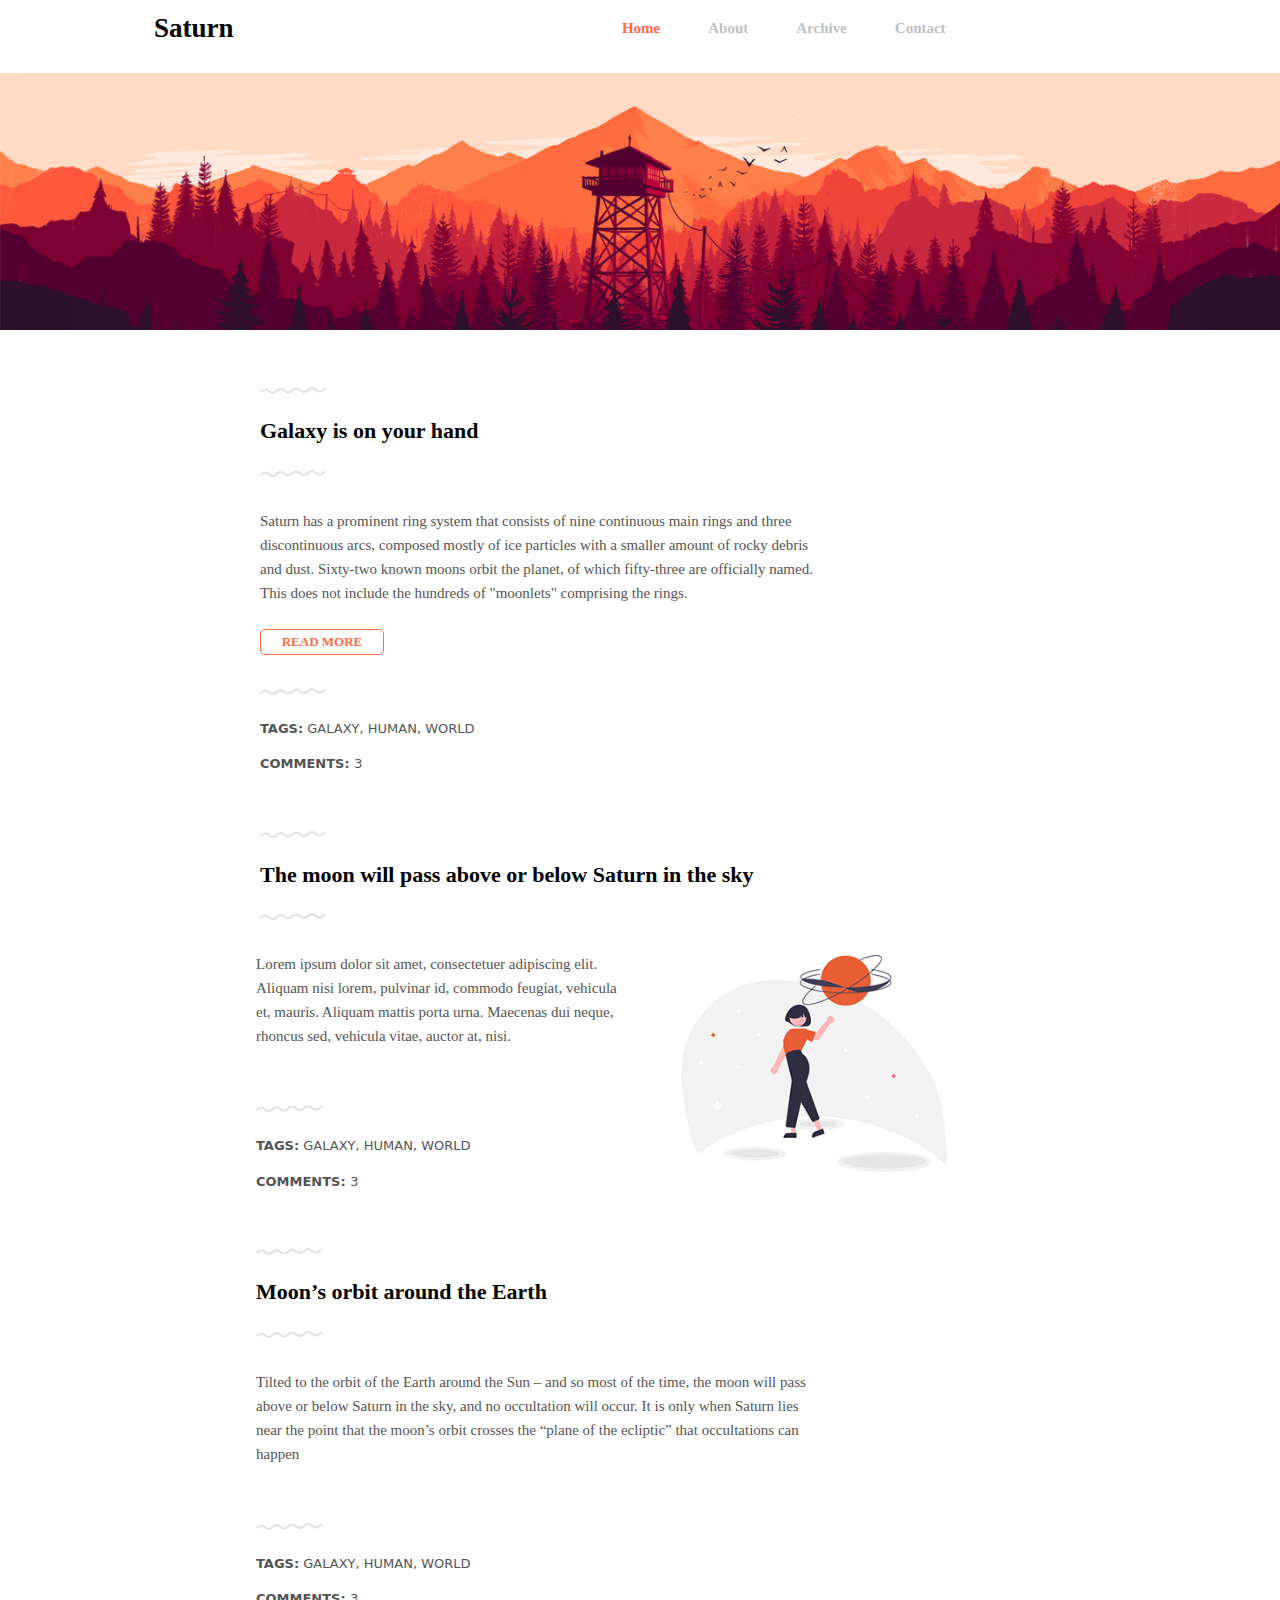
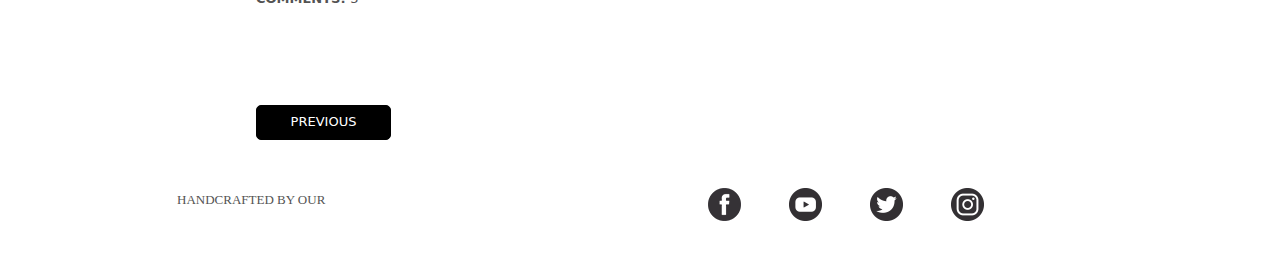
<file: examen-integration-2/index.html>
<!DOCTYPE html>
<html lang="en">

<head>
    <meta charset="UTF-8">
    <meta name="viewport" content="width=device-width, initial-scale=1.0">
    <title>Document</title>
    <link rel="stylesheet" href="bootstrap/bootstrap.css">
    <link rel="stylesheet" href="bootstrap/style.css">
</head>

<body>


    <nav class="navbar navbar-expand-lg  ms-2 ms-md-5 p-2">
        <div class="container  ">
            <div class="justify-content-center ms-2 ms-md-5">

                <a class="navbar-brand title_nav" href="#">Saturn</a>
            </div>
            <button class="navbar-toggler" type="button" data-bs-toggle="collapse" data-bs-target="#navbarNav"
                aria-controls="navbarNav" aria-expanded="false" aria-label="Toggle navigation">
                <span class="navbar-toggler-icon"></span>
            </button>
            <div class="collapse navbar-collapse justify-content-around  ms-2 ms-md-5" id="navbarNav">
                <ul class="navbar-nav  ms-2 ms-md-5">
                    <li class="nav-item ">
                        <a class="nav-link item_nav_active mx-3" aria-current="page" href="#">Home</a>
                    </li>
                    <li class="nav-item">
                        <a class="nav-link item_nav mx-3" href="#">About</a>
                    </li>
                    <li class="nav-item">
                        <a class="nav-link item_nav mx-3" href="#">Archive</a>
                    </li>
                    <li class="nav-item">
                        <a class="nav-link item_nav mx-3" href="#">Contact</a>
                    </li>
                </ul>
            </div>
        </div>
    </nav>

    <div class=" mt-3">
        <img src="images/Fire.png" class="img-fluid w-100" alt="">
    </div>

    <div class="container mt-5">

        <div class="row">
            <div class="col-12 col-md-6 offset-md-2 p-4 p-md-0">
                <div>
                    <img src="images/Separator.png" class="img-fluid" alt="">
                </div>


                <h1 class="Galaxy_title my-3">Galaxy is on your hand</h1>

                <div>
                    <img src="images/Separator.png" class="img-fluid" alt="">
                </div>
                <p class="paragraphe_galaxy mt-4">
                    Saturn has a prominent ring system that consists of nine continuous main rings and three
                    discontinuous arcs, composed mostly of ice particles with a smaller amount of rocky debris and dust.
                    Sixty-two known moons orbit the planet, of which fifty-three are officially named. This does not
                    include the hundreds of "moonlets" comprising the rings.
                </p>
                <div class="my-4">

                    <button class="button_read_more ">READ MORE</button>
                </div>
                <div>
                    <img src="images/Separator.png" class="img-fluid" alt="">
                </div>
                <div class="mt-3 mb-5">
                    <p class="tags-title"> <strong>TAGS:</strong> GALAXY, HUMAN, WORLD</p>
                    <p class="tags-title"> <strong>COMMENTS: </strong>3</p>
                </div>
                <div class="mt-3">
                    <img src="images/Separator.png" class="img-fluid" alt="">
                </div>


                <h1 class="Galaxy_title my-3">The moon will pass above or below Saturn in the sky</h1>

                <div>
                    <img src="images/Separator.png" class="img-fluid" alt="">
                </div>







            </div>
            <div class="row">
                <div class="col-12 col-md-4 p-4 p-md-0  offset-md-2">
                    <p class="paragraphe_galaxy mt-4">
                        Lorem ipsum dolor sit amet, consectetuer adipiscing elit. Aliquam nisi lorem, pulvinar id,
                        commodo
                        feugiat, vehicula et, mauris. Aliquam mattis porta urna. Maecenas dui neque, rhoncus sed,
                        vehicula
                        vitae, auctor at, nisi.
                    </p>

                    <div class="mt-5">
                        <img src="images/Separator.png" class="img-fluid" alt="">
                    </div>
                    <div class="mt-3 mb-5">
                        <p class="tags-title"> <strong>TAGS:</strong> GALAXY, HUMAN, WORLD</p>
                        <p class="tags-title"> <strong>COMMENTS: </strong>3</p>
                    </div>
                    <div class="my-3">
                        <img src="images/Separator.png" class="img-fluid" alt="">
                    </div>





                    <h1 class="Galaxy_title my-3">Moon’s orbit around the Earth </h1>

                    <div>
                        <img src="images/Separator.png" class="img-fluid" alt="">
                    </div>





                </div>



                <div class="col-12 col-md-4 ">
                    <img src="images/universe.png" class="img-fluid w-100" alt="">
                </div>

                <div class="col-12 col-md-6 p-4 p-md-0  offset-md-2">
                    <p class="paragraphe_galaxy mt-4">
                        Tilted to the orbit of the Earth around the Sun – and so most of the time, the moon will pass
                        above or below Saturn in the sky, and no occultation will occur. It is only when Saturn lies
                        near the point that the moon’s orbit crosses the “plane of the ecliptic” that occultations can
                        happen
                    </p>

                    <div class="mt-5">
                        <img src="images/Separator.png" class="img-fluid" alt="">
                    </div>
                    <div class="mt-3 mb-5">
                        <p class="tags-title"> <strong>TAGS:</strong> GALAXY, HUMAN, WORLD</p>
                        <p class="tags-title"> <strong>COMMENTS: </strong>3</p>
                    </div>

                </div>
                <div class="col-12 col-md-6 p-4 p-md-0 mt-5 offset-md-2">
                    <button class="btn_previous"> PREVIOUS</button>
                </div>


            </div>
        </div>

        <div class="row   my-5 p-3 p-md-0">
            <div class="col-md-9 offset-md-1 d-flex justify-content-between flex-wrap align-items-center">
                <h1 class="footer_title">
                    handcrafted by OUR


                </h1>
                <div class="d-flex flex-wrap">
                    <img src="images/Facebook Icon.png" class="img-fluid mx-4 mt-2 mt-md-0 " alt="">
                    <img src="images/Youtube Icon.png" class="img-fluid mx-4 mt-2 mt-md-0 " alt="">
                    <img src="images/Twitter Icon.png" class="img-fluid mx-4 mt-2 mt-md-0 " alt="">
                    <img src="images/Instagram Icon.png" class="img-fluid mx-4 mt-2 mt-md-0 " alt="">
                </div>

            </div>
        </div>

    </div>
    <script src="js/bootstrap.bundle.min.js"></script>
</body>

</html>
</file>
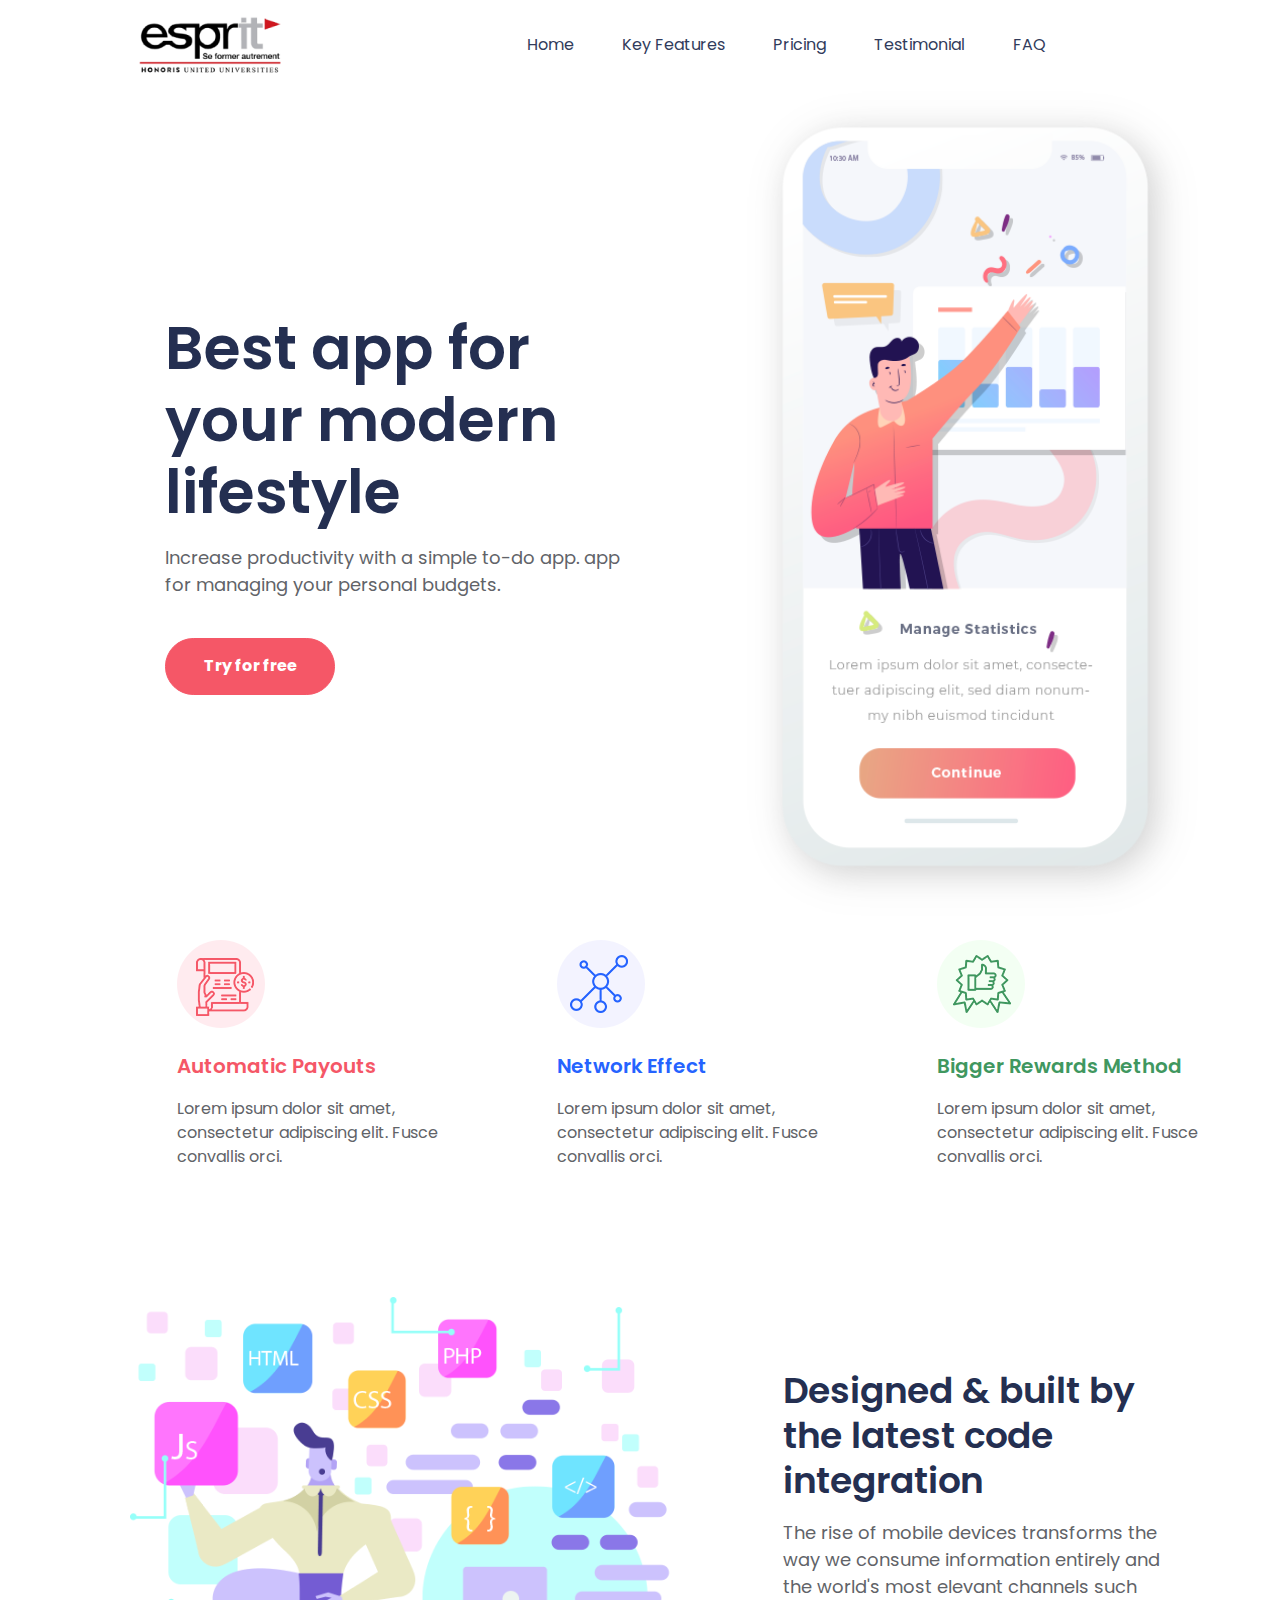
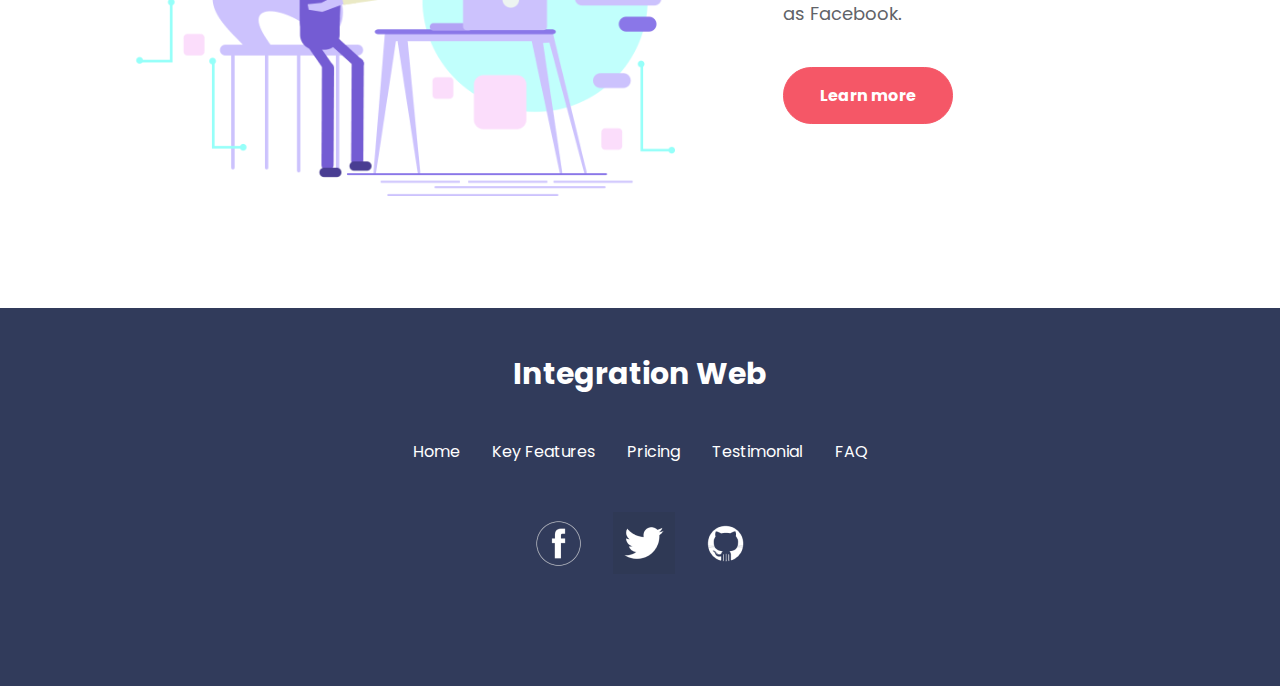
<file: examen-integrations/index.html>
<!DOCTYPE html>
<html lang="en">

<head>
    <meta charset="UTF-8">
    <meta name="viewport" content="width=device-width, initial-scale=1.0">
    <title>Document</title>
    <link rel="stylesheet" href="css/bootstrap.css">
    <link rel="stylesheet" href="css/stylee.css">
</head>

<body>

    <nav class="navbar navbar-expand-lg  ">
        <div class="container ">
            <a class="navbar-brand ms-5" href="#"> <img src="images/logo-esprit.png" class=" img-fluid w-75" alt=""></a>

            <button class="navbar-toggler" type="button" data-bs-toggle="collapse" data-bs-target="#navbarNav"
                aria-controls="navbarNav" aria-expanded="false" aria-label="Toggle navigation">
                <span class="navbar-toggler-icon"></span>
            </button>
            <div class="collapse navbar-collapse justify-content-center ms-3" id="navbarNav">
                <ul class="navbar-nav">
                    <li class="nav-item   mx-3">
                        <a class="nav-link nav_link_style" aria-current="page" href="#">Home</a>
                    </li>
                    <li class="nav-item mx-3">
                        <a class="nav-link nav_link_style" href="#">Key Features</a>
                    </li>
                    <li class="nav-item  mx-3">
                        <a class="nav-link nav_link_style" href="#">Pricing</a>
                    </li>
                    <li class="nav-item  mx-3">
                        <a class="nav-link nav_link_style" href="#">Testimonial</a>
                    </li>
                    <li class="nav-item  mx-3">
                        <a class="nav-link nav_link_style" href="#"> FAQ</a>
                    </li>

                </ul>
            </div>
        </div>
    </nav>


    <div class="container">
        <div class="row align-items-center">
            <div class="col-12 col-md-5 offset-md-1 mt-4 mt-md-0 p-5 p-md-0 ">
                <h1 class="best_title">
                    Best app for your
                    modern lifestyle
                </h1>

                <p class="paragraphe_section_one mt-3  p-md-0">
                    Increase productivity with a simple to-do app. app for
                    managing your personal budgets.
                </p>
                <button class="btn_primary p-2 mt-4"> Try for free</button>
            </div>
            <div class="col-12 col-md-1"></div>
            <div class="col-12 col-md-5 ">
                <img src="images/Hero Image.png" class="w-100 img-fluid" alt="">
            </div>
        </div>
    </div>


    <div class="container mt-4 mb-5">
        <div class="row p-5 p-md-0">
            <div class="col-12 col-md-3 offset-md-1  ">
                <img src="images/bill.png" class="img-fluid" alt="">
                <h1 class="title_section_two mt-3">Automatic Payouts</h1>
                <p class="section_two_paragraphe">Lorem ipsum dolor sit amet,
                    consectetur adipiscing elit.
                    Fusce convallis orci.</p>

            </div>
            <div class="col-12 col-md-3 offset-md-1">
                <img src="images/network.png" class="img-fluid" alt="">
                <h1 class="title_section_two_network mt-3">Network Effect</h1>
                <p class="section_two_paragraphe">Lorem ipsum dolor sit amet,
                    consectetur adipiscing elit.
                    Fusce convallis orci.</p>
            </div>
            <div class="col-12 col-md-3 offset-md-1">
                <img src="images/badge.png" class="img-fluid" alt="">
                <h1 class="title_section_two_begger mt-3">Bigger Rewards Method</h1>
                <p class="section_two_paragraphe">Lorem ipsum dolor sit amet,
                    consectetur adipiscing elit.
                    Fusce convallis orci.</p>
            </div>
        </div>
    </div>

    <div class="container   custumer_top_margin">
        <div class="row justify-content-center align-items-center ">
            <div class="col-12 col-md-6 ">
                <img src="images/section3-pic.png" class=" img-fluid  " alt="">
            </div>
            <div class="col-12 col-md-4 offset-md-1 p-5 p-md-0">
                <h1 class="designed_title">
                    Designed & built by
                    the latest code
                    integration
                </h1>

                <p class="paragraphe_section_one mt-3  p-md-0">
                    The rise of mobile devices transforms the way we
                    consume information entirely and the world's most
                    elevant channels such as Facebook.
                </p>
                <button class="btn_primary p-2 mt-4"> Learn more</button>
            </div>
        </div>

    </div>



    <div class=" footer_custumer w-100  d-flex justify-content-center ">
        <div class="row">

            <div>

                <h1 class="title_footer_integration mt-5 d-flex justify-content-center">
                    Integration Web
                </h1>

                <div class="  d-flex flex-wrap  justify-content-center mt-5">

                    <a class=" footer_custumer-link mx-3 mt-2 mt-md-0" aria-current="page" href="#">Home</a>


                    <a class="footer_custumer-link mx-3 mt-2 mt-md-0" href="#">Key Features</a>


                    <a class="footer_custumer-link mx-3 mt-2 mt-md-0" href="#">Pricing</a>


                    <a class="footer_custumer-link mx-3 mt-2 mt-md-0" href="#">Testimonial</a>


                    <a class="footer_custumer-link mx-3 mt-2 mt-md-0" href="#"> FAQ</a>


                </div>
                <div class="d-flex justify-content-center align-items-center mt-5 flex-wrap">
                    <img src="images/facebook-icon-circle-png-3.png" class="mx-3 my-3 my-md-0 img-fluid " alt="">
                    <img src="images/twitter-icon-white-transparent-24.png" class="mx-3 my-3 my-md-0 img-fluid" alt="">
                    <img src="images/github-icon-white-6.png" class="mx-3 my-3 my-md-0 img-fluid" alt="">
                </div>
            </div>


        </div>
    </div>
    <script src="js/bootstrap.bundle.js"></script>
</body>

</html>
</file>
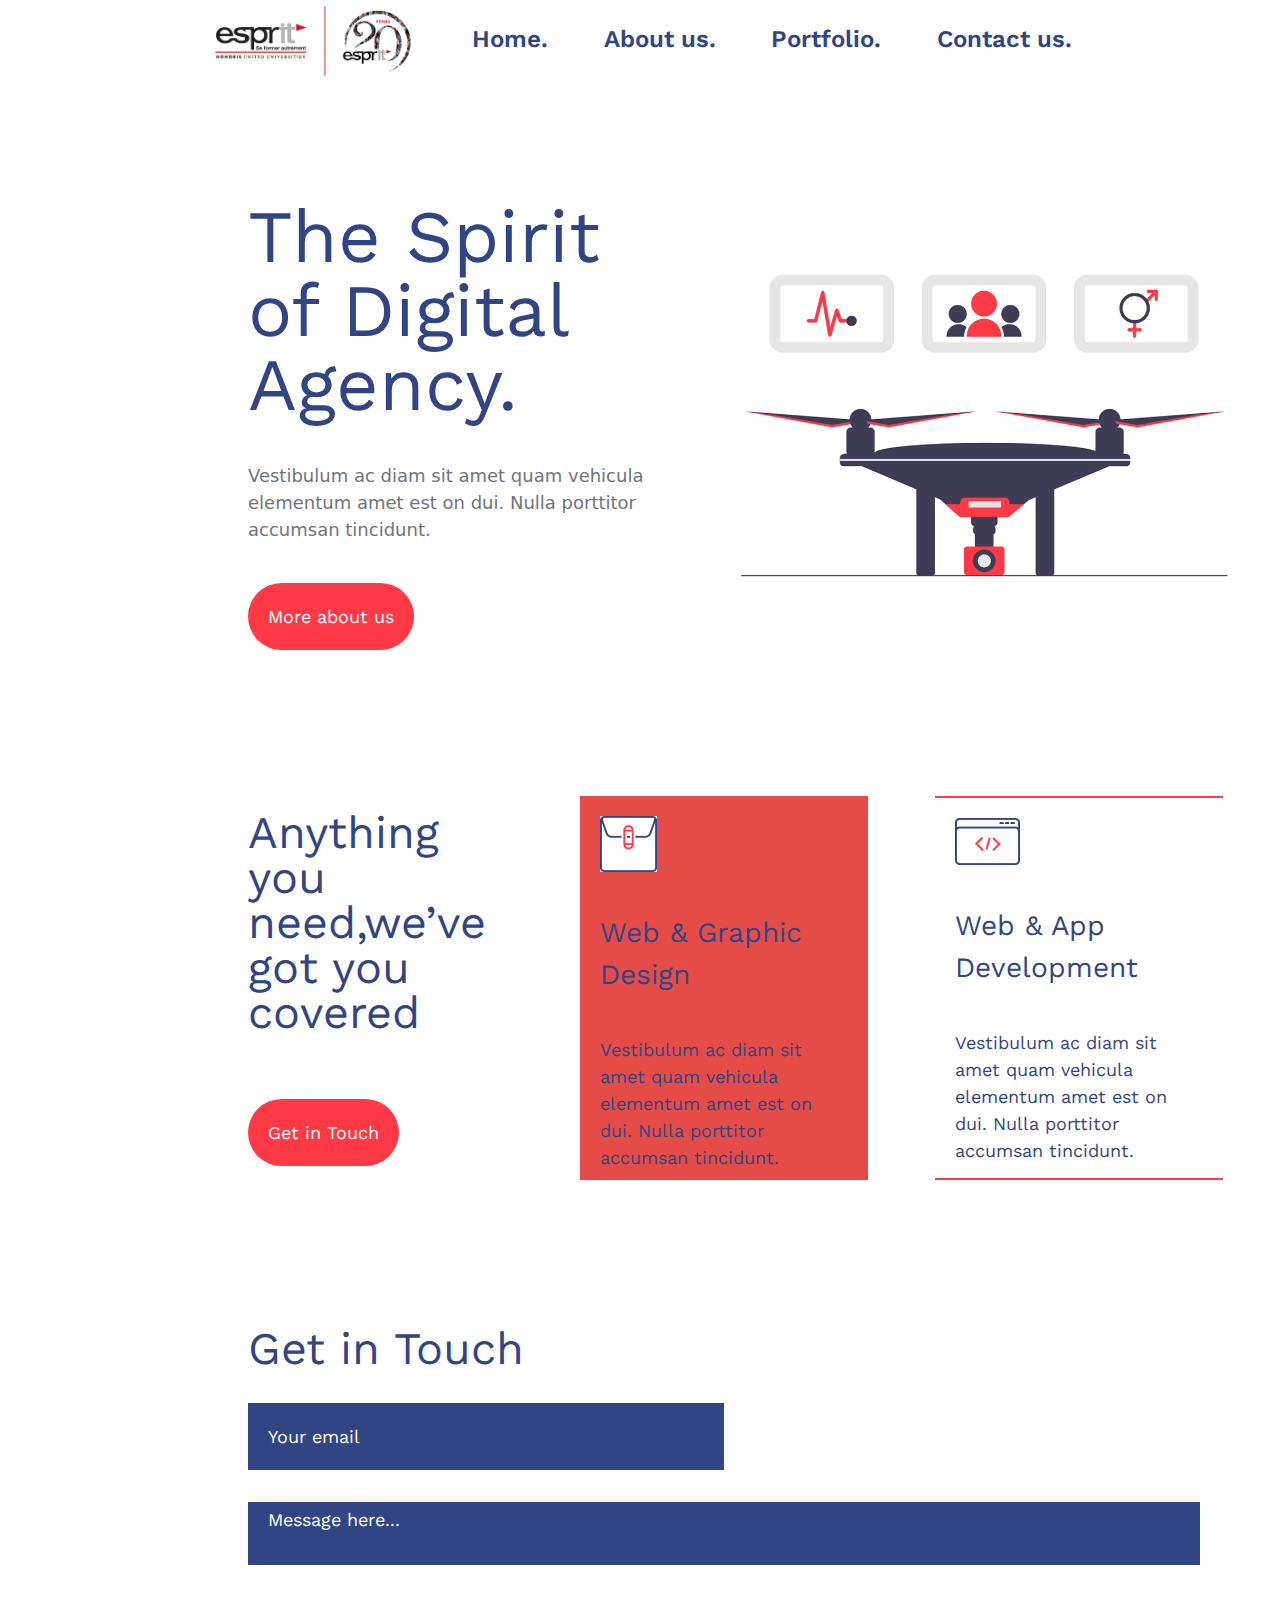
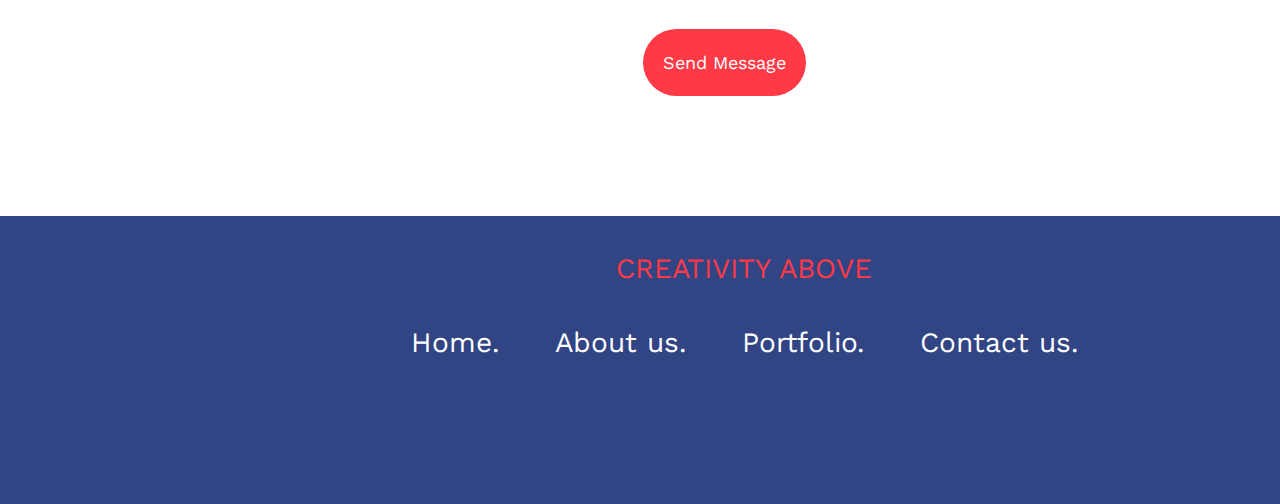
<file: tailwind-ex/templatetailwindcss-Abdessalem-ghodbeni/src/index.html>
<!DOCTYPE html>
<html lang="en">

<head>
  <meta charset="UTF-8">
  <meta name="viewport" content="width=device-width, initial-scale=1.0">
  <title>Document</title>

  <link rel="stylesheet" href="../public/style.css">
</head>

<body>



  <nav class="container mx-auto ">
    <div class="md:hidden cursor-pointer" id="burger">
      <svg xmlns="http://www.w3.org/2000/svg" fill="none" viewBox="0 0 24 24" stroke-width="1.5" stroke="currentColor"
        class="w-10 h-10">
        <path stroke-linecap="round" stroke-linejoin="round" d="M3.75 6.75h16.5M3.75 12h16.5m-16.5 5.25h16.5" />
      </svg>
    </div>
    <ul id="menu" class="md:flex md:justify-between items-center  mx-52  hidden">

      <li><a href=""><img src="../public/img/esprit.jpg" class="w-52" alt=""></a></li>
      <li><a href=""><span class="navText ">Home.</span></a></li>
      <li><a href=""><span class="navText ">About us.</span></a></li>
      <li><a href=""><span class="navText ">Portfolio.</span></a></li>
      <li><a href=""><span class="navText ">Contact us.</span></a></li>

    </ul>


  </nav>


  <section class="container mx-auto items-center mt-20  md:ps-52 md:pe-10 grid md:grid-cols-2 grid-cols-1  ">
    <div class="p-10">

      <span class="md:text-titleSize   md:leading-none text-2xl  text-navColor font-fontNav">The Spirit of
        Digital Agency.</span>
      <p class="text-pColor my-10 text-pSize  font-normal ">Vestibulum ac diam sit amet quam vehicula elementum amet est
        on dui. Nulla porttitor accumsan tincidunt.</p>
      <button class=" rounded-full p-5 hover:bg-red-600 bg-btnColor text-white font-fontNav text-pSize">More about us
      </button>
    </div>

    <div><img src="../public/img/Image.png" alt="" srcset=""></div>



  </section>


  <section class="container mx-auto items-center mt-20  md:ps-52 md:pe-10 grid md:grid-cols-3 grid-cols-1  gap-8">
    <div class="p-10 flex flex-col   mx-auto">

      <span class="md:text-SectionTwoSize leading-7  md:leading-none text-2xl  text-navColor font-fontNav">Anything you
        need,we’ve
        got you covered</span>

      <button class=" rounded-full p-5 mt-16 hover:bg-red-600 bg-btnColor text-white  w-max font-fontNav text-pSize">Get
        in
        Touch
      </button>
    </div>

    <div class="h-96 w-72 bg-div_custumer_color mx-auto    mt-8 md:mt-0">

      <img src="../public/img/Briefcase Icon.png" alt="" class="w-15 p-5">
      <span class="md:text-texttSize   text-navColor font-fontNav p-5  flex flex-col">Web & Graphic
        Design</span>

      <span class="md:text-pSizeP2   text-navColor font-fontNav p-5  flex flex-col mb-12">Vestibulum ac diam sit amet
        quam
        vehicula elementum amet est on dui. Nulla porttitor accumsan tincidunt.</span>
    </div>





    <div class="h-96  w-72 border-y-2 border-[#ff3946]  mx-auto mt-8 md:mt-0 ">

      <img src="../public/img/Code Icon.png" alt="" class="w-15 p-5">
      <span class="md:text-texttSize   text-navColor font-fontNav p-5  flex flex-col">Web & App
        Development</span>

      <span class="md:text-pSizeP2   text-navColor font-fontNav p-5  flex flex-col">Vestibulum ac diam sit amet quam
        vehicula elementum amet est on dui. Nulla porttitor accumsan tincidunt.</span>
    </div>


  </section>
  <section class="container mx-auto items-center mt-20  md:ps-52 md:pe-10 ">
    <div class="p-10 flex flex-col   ">

      <span
        class="md:text-SectionTwoSize  overflow-visible whitespace-normal  md:leading-none text-2xl  text-navColor font-fontNav">Get
        in
        Touch</span>

      <div class="flex-initial  mt-8  w-1/2  ">
        <span class="md:text-pSizeP2   text-white bg-navColor font-fontNav p-5  flex flex-col">Your email</span>
      </div>

      <div class="flex-initial  mt-8  w-1/1  ">
        <span class="md:text-pSizeP2   text-white bg-navColor font-fontNav px-5 pt-1 pb-8 flex flex-col">Message
          here...</span>
      </div>
      <div class="flex justify-center">
        <button
          class=" rounded-full p-5 mt-16 hover:bg-red-600 bg-btnColor text-white  w-max font-fontNav text-pSize  ">
          Send Message
        </button>
      </div>
    </div>

  </section>

  <footer class=" bg-navColor  w-full  h-72">
    <div class="container mx-auto items-center mt-20  md:ps-52    ">
      <div class="flex flex-col justify-center mt-8 items-center">
        <span class="md:text-texttSize   text-btnColor font-fontNav p-5  flex items-center py-8">CREATIVITY ABOVE
        </span>
        <ul class="flex  flex-wrap">
          <li><a href=""><span class=" text-white mx-7 font-fontNav md:text-texttSize ">Home.</span></a></li>
          <li><a href=""><span class=" text-white mx-7 font-fontNav md:text-texttSize ">About us.</span></a></li>
          <li><a href=""><span class=" text-white mx-7 font-fontNav md:text-texttSize ">Portfolio.</span></a></li>
          <li><a href=""><span class=" text-white mx-7 font-fontNav  md:text-texttSize ">Contact us.</span></a></li>
        </ul>
      </div>
    </div>
  </footer>




  <script src="script.js"></script>
</body>

</html>
</file>
<file: examen-integration-2/bootstrap/style.css>
@import url("https://fonts.googleapis.com/css2?family=Chakra+Petch:wght@700&family=Montserrat:wght@100&family=Nunito:wght@700&family=Poppins:wght@300&family=Roboto:wght@100;300&family=Tajawal:wght@200&display=swap");
.title_nav {
  font-size: 27px;
  font-weight: 700;
  color: #000000;
  font-family: "OpenSans";
}

.item_nav_active {
  font-size: 15px;
  font-family: "Lato";
  color: #ff6c40;
  font-weight: 700;
}

.item_nav {
  font-size: 15px;
  font-family: "Lato";
  color: #bfbfbf;
  font-weight: 700;
}

.Galaxy_title {
  font-size: 22px;
  font-family: "Lato";
  font-weight: 600;
  color: #000000;
}

.paragraphe_galaxy {
  font-size: 15px;
  font-family: "OpenSans";
  font-weight: 400;
  color: #535353;
  line-height: 24px;
}

.button_read_more {
  width: 124px;
  height: 26px;
  border: 1px solid #ff6c40;
  border-radius: 5px;
  color: #ff6c40;
  background-color: #ffffff;
  font-family: "OpenSans";
  font-weight: 700;
  font-size: 13px;
}

.tags-title {
  color: #535353;
  font-size: 13px;
}

.btn_previous {
  width: 135px;
  height: 35px;
  border: 1px solid #000000;
  border-radius: 5px;
  background-color: #000000;
  color: #ffffff;
  font-size: 13px;
}

.footer_title {
  font-size: 13px;
  font-family: "Lato";
  font-weight: 400;
  color: #535353;
  text-transform: uppercase;
}

/*# sourceMappingURL=style.css.map */
</file>
<file: examen-integrations/css/stylee.css>
@import url("https://fonts.googleapis.com/css2?family=Poppins:wght@400;600;700&display=swap");
.nav_link_style {
  color: #313b5b;
  font-size: 16px;
  font-family: "Poppins", sans-serif;
  font-weight: 400;
}

.best_title {
  color: #242f51;
  font-size: 60px;
  font-family: "Poppins", sans-serif;
  font-weight: 600;
}
@media (max-width: 480px) {
  .best_title {
    font-size: 30px;
  }
}

.designed_title {
  color: #242f51;
  font-size: 36px;
  font-family: "Poppins", sans-serif;
  font-weight: 600;
  line-height: 45px;
}
@media (max-width: 480px) {
  .designed_title {
    font-size: 25px;
  }
}
@media (min-width: 767px) and (max-width: 992px) {
  .designed_title {
    font-size: 25px;
  }
}

.paragraphe_section_one {
  font-size: 18px;
  color: #616368;
  font-family: "Poppins", sans-serif;
  font-weight: 400;
}
@media (max-width: 480px) {
  .paragraphe_section_one {
    font-size: 15px;
  }
}

.btn_primary {
  width: 170px;
  height: 57px;
  background-color: #f55767;
  border-radius: 28.25px;
  border: 1px solid #f55767;
  font-family: "Poppins", sans-serif;
  font-size: 16px;
  color: #ffffff;
  font-weight: 700;
}
@media (max-width: 480px) {
  .btn_primary {
    font-size: 15px;
    width: 125px;
    height: 50px;
  }
}

.title_section_two, .title_section_two_network, .title_section_two_begger {
  font-size: 20px;
  font-family: "Poppins", sans-serif;
  font-weight: 600;
  line-height: 45px;
}

.title_section_two {
  color: #f55767;
}

.title_section_two_network {
  color: #2563ff;
}

.title_section_two_begger {
  color: #40975f;
}

.custumer_top_margin {
  margin-top: 7rem;
}
@media (max-width: 480px) {
  .custumer_top_margin {
    margin-top: 2rem;
  }
}

.section_two_paragraphe {
  font-family: "Poppins", sans-serif;
  font-weight: 400;
  font-size: 16px;
  color: #616368;
  line-height: 24px;
}

.footer_custumer {
  background-color: #313b5b;
  height: 378px;
  margin-top: 7rem;
}
@media (max-width: 480px) {
  .footer_custumer {
    height: 500px;
    margin-top: 2rem;
  }
}

.title_footer_integration {
  color: #ffffff;
  font-size: 30px;
  font-family: "Poppins", sans-serif;
  font-weight: 700;
}
@media (max-width: 480px) {
  .title_footer_integration {
    font-size: 19px;
  }
}

.footer_custumer-link {
  font-size: 16px;
  color: #ffffff;
  text-decoration: none !important;
  font-family: "Poppins", sans-serif;
  font-weight: 400;
}

/*# sourceMappingURL=stylee.css.map */
</file>
<file: tailwind-ex/templatetailwindcss-Abdessalem-ghodbeni/public/style.css>
@import url('https://fonts.googleapis.com/css2?family=Lato&family=Playfair+Display+SC:wght@700&family=Poppins:wght@100;300;400&family=Roboto:ital@1&family=Work+Sans:wght@600&display=swap');

/*
! tailwindcss v3.3.6 | MIT License | https://tailwindcss.com
*/

/*
1. Prevent padding and border from affecting element width. (https://github.com/mozdevs/cssremedy/issues/4)
2. Allow adding a border to an element by just adding a border-width. (https://github.com/tailwindcss/tailwindcss/pull/116)
*/

*,
::before,
::after {
  box-sizing: border-box;
  /* 1 */
  border-width: 0;
  /* 2 */
  border-style: solid;
  /* 2 */
  border-color: #e5e7eb;
  /* 2 */
}

::before,
::after {
  --tw-content: '';
}

/*
1. Use a consistent sensible line-height in all browsers.
2. Prevent adjustments of font size after orientation changes in iOS.
3. Use a more readable tab size.
4. Use the user's configured `sans` font-family by default.
5. Use the user's configured `sans` font-feature-settings by default.
6. Use the user's configured `sans` font-variation-settings by default.
*/

html {
  line-height: 1.5;
  /* 1 */
  -webkit-text-size-adjust: 100%;
  /* 2 */
  -moz-tab-size: 4;
  /* 3 */
  -o-tab-size: 4;
     tab-size: 4;
  /* 3 */
  font-family: ui-sans-serif, system-ui, -apple-system, BlinkMacSystemFont, "Segoe UI", Roboto, "Helvetica Neue", Arial, "Noto Sans", sans-serif, "Apple Color Emoji", "Segoe UI Emoji", "Segoe UI Symbol", "Noto Color Emoji";
  /* 4 */
  font-feature-settings: normal;
  /* 5 */
  font-variation-settings: normal;
  /* 6 */
}

/*
1. Remove the margin in all browsers.
2. Inherit line-height from `html` so users can set them as a class directly on the `html` element.
*/

body {
  margin: 0;
  /* 1 */
  line-height: inherit;
  /* 2 */
}

/*
1. Add the correct height in Firefox.
2. Correct the inheritance of border color in Firefox. (https://bugzilla.mozilla.org/show_bug.cgi?id=190655)
3. Ensure horizontal rules are visible by default.
*/

hr {
  height: 0;
  /* 1 */
  color: inherit;
  /* 2 */
  border-top-width: 1px;
  /* 3 */
}

/*
Add the correct text decoration in Chrome, Edge, and Safari.
*/

abbr:where([title]) {
  -webkit-text-decoration: underline dotted;
          text-decoration: underline dotted;
}

/*
Remove the default font size and weight for headings.
*/

h1,
h2,
h3,
h4,
h5,
h6 {
  font-size: inherit;
  font-weight: inherit;
}

/*
Reset links to optimize for opt-in styling instead of opt-out.
*/

a {
  color: inherit;
  text-decoration: inherit;
}

/*
Add the correct font weight in Edge and Safari.
*/

b,
strong {
  font-weight: bolder;
}

/*
1. Use the user's configured `mono` font-family by default.
2. Use the user's configured `mono` font-feature-settings by default.
3. Use the user's configured `mono` font-variation-settings by default.
4. Correct the odd `em` font sizing in all browsers.
*/

code,
kbd,
samp,
pre {
  font-family: ui-monospace, SFMono-Regular, Menlo, Monaco, Consolas, "Liberation Mono", "Courier New", monospace;
  /* 1 */
  font-feature-settings: normal;
  /* 2 */
  font-variation-settings: normal;
  /* 3 */
  font-size: 1em;
  /* 4 */
}

/*
Add the correct font size in all browsers.
*/

small {
  font-size: 80%;
}

/*
Prevent `sub` and `sup` elements from affecting the line height in all browsers.
*/

sub,
sup {
  font-size: 75%;
  line-height: 0;
  position: relative;
  vertical-align: baseline;
}

sub {
  bottom: -0.25em;
}

sup {
  top: -0.5em;
}

/*
1. Remove text indentation from table contents in Chrome and Safari. (https://bugs.chromium.org/p/chromium/issues/detail?id=999088, https://bugs.webkit.org/show_bug.cgi?id=201297)
2. Correct table border color inheritance in all Chrome and Safari. (https://bugs.chromium.org/p/chromium/issues/detail?id=935729, https://bugs.webkit.org/show_bug.cgi?id=195016)
3. Remove gaps between table borders by default.
*/

table {
  text-indent: 0;
  /* 1 */
  border-color: inherit;
  /* 2 */
  border-collapse: collapse;
  /* 3 */
}

/*
1. Change the font styles in all browsers.
2. Remove the margin in Firefox and Safari.
3. Remove default padding in all browsers.
*/

button,
input,
optgroup,
select,
textarea {
  font-family: inherit;
  /* 1 */
  font-feature-settings: inherit;
  /* 1 */
  font-variation-settings: inherit;
  /* 1 */
  font-size: 100%;
  /* 1 */
  font-weight: inherit;
  /* 1 */
  line-height: inherit;
  /* 1 */
  color: inherit;
  /* 1 */
  margin: 0;
  /* 2 */
  padding: 0;
  /* 3 */
}

/*
Remove the inheritance of text transform in Edge and Firefox.
*/

button,
select {
  text-transform: none;
}

/*
1. Correct the inability to style clickable types in iOS and Safari.
2. Remove default button styles.
*/

button,
[type='button'],
[type='reset'],
[type='submit'] {
  -webkit-appearance: button;
  /* 1 */
  background-color: transparent;
  /* 2 */
  background-image: none;
  /* 2 */
}

/*
Use the modern Firefox focus style for all focusable elements.
*/

:-moz-focusring {
  outline: auto;
}

/*
Remove the additional `:invalid` styles in Firefox. (https://github.com/mozilla/gecko-dev/blob/2f9eacd9d3d995c937b4251a5557d95d494c9be1/layout/style/res/forms.css#L728-L737)
*/

:-moz-ui-invalid {
  box-shadow: none;
}

/*
Add the correct vertical alignment in Chrome and Firefox.
*/

progress {
  vertical-align: baseline;
}

/*
Correct the cursor style of increment and decrement buttons in Safari.
*/

::-webkit-inner-spin-button,
::-webkit-outer-spin-button {
  height: auto;
}

/*
1. Correct the odd appearance in Chrome and Safari.
2. Correct the outline style in Safari.
*/

[type='search'] {
  -webkit-appearance: textfield;
  /* 1 */
  outline-offset: -2px;
  /* 2 */
}

/*
Remove the inner padding in Chrome and Safari on macOS.
*/

::-webkit-search-decoration {
  -webkit-appearance: none;
}

/*
1. Correct the inability to style clickable types in iOS and Safari.
2. Change font properties to `inherit` in Safari.
*/

::-webkit-file-upload-button {
  -webkit-appearance: button;
  /* 1 */
  font: inherit;
  /* 2 */
}

/*
Add the correct display in Chrome and Safari.
*/

summary {
  display: list-item;
}

/*
Removes the default spacing and border for appropriate elements.
*/

blockquote,
dl,
dd,
h1,
h2,
h3,
h4,
h5,
h6,
hr,
figure,
p,
pre {
  margin: 0;
}

fieldset {
  margin: 0;
  padding: 0;
}

legend {
  padding: 0;
}

ol,
ul,
menu {
  list-style: none;
  margin: 0;
  padding: 0;
}

/*
Reset default styling for dialogs.
*/

dialog {
  padding: 0;
}

/*
Prevent resizing textareas horizontally by default.
*/

textarea {
  resize: vertical;
}

/*
1. Reset the default placeholder opacity in Firefox. (https://github.com/tailwindlabs/tailwindcss/issues/3300)
2. Set the default placeholder color to the user's configured gray 400 color.
*/

input::-moz-placeholder, textarea::-moz-placeholder {
  opacity: 1;
  /* 1 */
  color: #9ca3af;
  /* 2 */
}

input::placeholder,
textarea::placeholder {
  opacity: 1;
  /* 1 */
  color: #9ca3af;
  /* 2 */
}

/*
Set the default cursor for buttons.
*/

button,
[role="button"] {
  cursor: pointer;
}

/*
Make sure disabled buttons don't get the pointer cursor.
*/

:disabled {
  cursor: default;
}

/*
1. Make replaced elements `display: block` by default. (https://github.com/mozdevs/cssremedy/issues/14)
2. Add `vertical-align: middle` to align replaced elements more sensibly by default. (https://github.com/jensimmons/cssremedy/issues/14#issuecomment-634934210)
   This can trigger a poorly considered lint error in some tools but is included by design.
*/

img,
svg,
video,
canvas,
audio,
iframe,
embed,
object {
  display: block;
  /* 1 */
  vertical-align: middle;
  /* 2 */
}

/*
Constrain images and videos to the parent width and preserve their intrinsic aspect ratio. (https://github.com/mozdevs/cssremedy/issues/14)
*/

img,
video {
  max-width: 100%;
  height: auto;
}

/* Make elements with the HTML hidden attribute stay hidden by default */

[hidden] {
  display: none;
}

*, ::before, ::after{
  --tw-border-spacing-x: 0;
  --tw-border-spacing-y: 0;
  --tw-translate-x: 0;
  --tw-translate-y: 0;
  --tw-rotate: 0;
  --tw-skew-x: 0;
  --tw-skew-y: 0;
  --tw-scale-x: 1;
  --tw-scale-y: 1;
  --tw-pan-x:  ;
  --tw-pan-y:  ;
  --tw-pinch-zoom:  ;
  --tw-scroll-snap-strictness: proximity;
  --tw-gradient-from-position:  ;
  --tw-gradient-via-position:  ;
  --tw-gradient-to-position:  ;
  --tw-ordinal:  ;
  --tw-slashed-zero:  ;
  --tw-numeric-figure:  ;
  --tw-numeric-spacing:  ;
  --tw-numeric-fraction:  ;
  --tw-ring-inset:  ;
  --tw-ring-offset-width: 0px;
  --tw-ring-offset-color: #fff;
  --tw-ring-color: rgb(59 130 246 / 0.5);
  --tw-ring-offset-shadow: 0 0 #0000;
  --tw-ring-shadow: 0 0 #0000;
  --tw-shadow: 0 0 #0000;
  --tw-shadow-colored: 0 0 #0000;
  --tw-blur:  ;
  --tw-brightness:  ;
  --tw-contrast:  ;
  --tw-grayscale:  ;
  --tw-hue-rotate:  ;
  --tw-invert:  ;
  --tw-saturate:  ;
  --tw-sepia:  ;
  --tw-drop-shadow:  ;
  --tw-backdrop-blur:  ;
  --tw-backdrop-brightness:  ;
  --tw-backdrop-contrast:  ;
  --tw-backdrop-grayscale:  ;
  --tw-backdrop-hue-rotate:  ;
  --tw-backdrop-invert:  ;
  --tw-backdrop-opacity:  ;
  --tw-backdrop-saturate:  ;
  --tw-backdrop-sepia:  ;
}

::backdrop{
  --tw-border-spacing-x: 0;
  --tw-border-spacing-y: 0;
  --tw-translate-x: 0;
  --tw-translate-y: 0;
  --tw-rotate: 0;
  --tw-skew-x: 0;
  --tw-skew-y: 0;
  --tw-scale-x: 1;
  --tw-scale-y: 1;
  --tw-pan-x:  ;
  --tw-pan-y:  ;
  --tw-pinch-zoom:  ;
  --tw-scroll-snap-strictness: proximity;
  --tw-gradient-from-position:  ;
  --tw-gradient-via-position:  ;
  --tw-gradient-to-position:  ;
  --tw-ordinal:  ;
  --tw-slashed-zero:  ;
  --tw-numeric-figure:  ;
  --tw-numeric-spacing:  ;
  --tw-numeric-fraction:  ;
  --tw-ring-inset:  ;
  --tw-ring-offset-width: 0px;
  --tw-ring-offset-color: #fff;
  --tw-ring-color: rgb(59 130 246 / 0.5);
  --tw-ring-offset-shadow: 0 0 #0000;
  --tw-ring-shadow: 0 0 #0000;
  --tw-shadow: 0 0 #0000;
  --tw-shadow-colored: 0 0 #0000;
  --tw-blur:  ;
  --tw-brightness:  ;
  --tw-contrast:  ;
  --tw-grayscale:  ;
  --tw-hue-rotate:  ;
  --tw-invert:  ;
  --tw-saturate:  ;
  --tw-sepia:  ;
  --tw-drop-shadow:  ;
  --tw-backdrop-blur:  ;
  --tw-backdrop-brightness:  ;
  --tw-backdrop-contrast:  ;
  --tw-backdrop-grayscale:  ;
  --tw-backdrop-hue-rotate:  ;
  --tw-backdrop-invert:  ;
  --tw-backdrop-opacity:  ;
  --tw-backdrop-saturate:  ;
  --tw-backdrop-sepia:  ;
}

.container{
  width: 100%;
}

@media (min-width: 640px){
  .container{
    max-width: 640px;
  }
}

@media (min-width: 768px){
  .container{
    max-width: 768px;
  }
}

@media (min-width: 1024px){
  .container{
    max-width: 1024px;
  }
}

@media (min-width: 1280px){
  .container{
    max-width: 1280px;
  }
}

@media (min-width: 1536px){
  .container{
    max-width: 1536px;
  }
}

.mx-52{
  margin-left: 13rem;
  margin-right: 13rem;
}

.mx-7{
  margin-left: 1.75rem;
  margin-right: 1.75rem;
}

.mx-auto{
  margin-left: auto;
  margin-right: auto;
}

.my-10{
  margin-top: 2.5rem;
  margin-bottom: 2.5rem;
}

.mb-12{
  margin-bottom: 3rem;
}

.mt-16{
  margin-top: 4rem;
}

.mt-20{
  margin-top: 5rem;
}

.mt-8{
  margin-top: 2rem;
}

.flex{
  display: flex;
}

.grid{
  display: grid;
}

.hidden{
  display: none;
}

.h-10{
  height: 2.5rem;
}

.h-72{
  height: 18rem;
}

.h-96{
  height: 24rem;
}

.w-1\/2{
  width: 50%;
}

.w-10{
  width: 2.5rem;
}

.w-52{
  width: 13rem;
}

.w-72{
  width: 18rem;
}

.w-max{
  width: -moz-max-content;
  width: max-content;
}

.w-full{
  width: 100%;
}

.w-screen{
  width: 100vw;
}

.flex-initial{
  flex: 0 1 auto;
}

.cursor-pointer{
  cursor: pointer;
}

.grid-cols-1{
  grid-template-columns: repeat(1, minmax(0, 1fr));
}

.flex-col{
  flex-direction: column;
}

.flex-wrap{
  flex-wrap: wrap;
}

.items-center{
  align-items: center;
}

.justify-center{
  justify-content: center;
}

.gap-8{
  gap: 2rem;
}

.overflow-visible{
  overflow: visible;
}

.whitespace-normal{
  white-space: normal;
}

.rounded-full{
  border-radius: 9999px;
}

.border-y-2{
  border-top-width: 2px;
  border-bottom-width: 2px;
}

.border-\[\#ff3946\]{
  --tw-border-opacity: 1;
  border-color: rgb(255 57 70 / var(--tw-border-opacity));
}

.bg-btnColor{
  --tw-bg-opacity: 1;
  background-color: rgb(255 57 70 / var(--tw-bg-opacity));
}

.bg-div_custumer_color{
  --tw-bg-opacity: 1;
  background-color: rgb(230 76 71 / var(--tw-bg-opacity));
}

.bg-navColor{
  --tw-bg-opacity: 1;
  background-color: rgb(49 69 132 / var(--tw-bg-opacity));
}

.p-10{
  padding: 2.5rem;
}

.p-5{
  padding: 1.25rem;
}

.px-5{
  padding-left: 1.25rem;
  padding-right: 1.25rem;
}

.py-8{
  padding-top: 2rem;
  padding-bottom: 2rem;
}

.pb-8{
  padding-bottom: 2rem;
}

.pt-1{
  padding-top: 0.25rem;
}

.font-fontNav{
  font-family: Work Sans;
}

.text-2xl{
  font-size: 1.5rem;
  line-height: 2rem;
}

.text-base{
  font-size: 1rem;
  line-height: 1.5rem;
}

.text-pSize{
  font-size: 18px;
}

.font-normal{
  font-weight: 400;
}

.font-semibold{
  font-weight: 600;
}

.leading-7{
  line-height: 1.75rem;
}

.text-btnColor{
  --tw-text-opacity: 1;
  color: rgb(255 57 70 / var(--tw-text-opacity));
}

.text-navColor{
  --tw-text-opacity: 1;
  color: rgb(49 69 132 / var(--tw-text-opacity));
}

.text-pColor{
  --tw-text-opacity: 1;
  color: rgb(110 117 122 / var(--tw-text-opacity));
}

.text-white{
  --tw-text-opacity: 1;
  color: rgb(255 255 255 / var(--tw-text-opacity));
}

.navText{
  font-family: Work Sans;
  font-size: 1rem;
  line-height: 1.5rem;
  font-weight: 600;
  --tw-text-opacity: 1;
  color: rgb(49 69 132 / var(--tw-text-opacity));
}

.navText:hover{
  --tw-text-opacity: 1;
  color: rgb(23 37 84 / var(--tw-text-opacity));
}

@media (min-width: 768px){
  .navText{
    font-size: 24px;
  }
}

.hover\:bg-red-600:hover{
  --tw-bg-opacity: 1;
  background-color: rgb(220 38 38 / var(--tw-bg-opacity));
}

@media (min-width: 768px){
  .md\:mt-0{
    margin-top: 0px;
  }

  .md\:flex{
    display: flex;
  }

  .md\:hidden{
    display: none;
  }

  .md\:grid-cols-2{
    grid-template-columns: repeat(2, minmax(0, 1fr));
  }

  .md\:grid-cols-3{
    grid-template-columns: repeat(3, minmax(0, 1fr));
  }

  .md\:justify-between{
    justify-content: space-between;
  }

  .md\:pe-10{
    padding-inline-end: 2.5rem;
  }

  .md\:ps-52{
    padding-inline-start: 13rem;
  }

  .md\:text-SectionTwoSize{
    font-size: 45px;
  }

  .md\:text-navSize{
    font-size: 24px;
  }

  .md\:text-pSizeP2{
    font-size: 18px;
  }

  .md\:text-texttSize{
    font-size: 28px;
  }

  .md\:text-titleSize{
    font-size: 74px;
  }

  .md\:leading-none{
    line-height: 1;
  }
}
</file>
